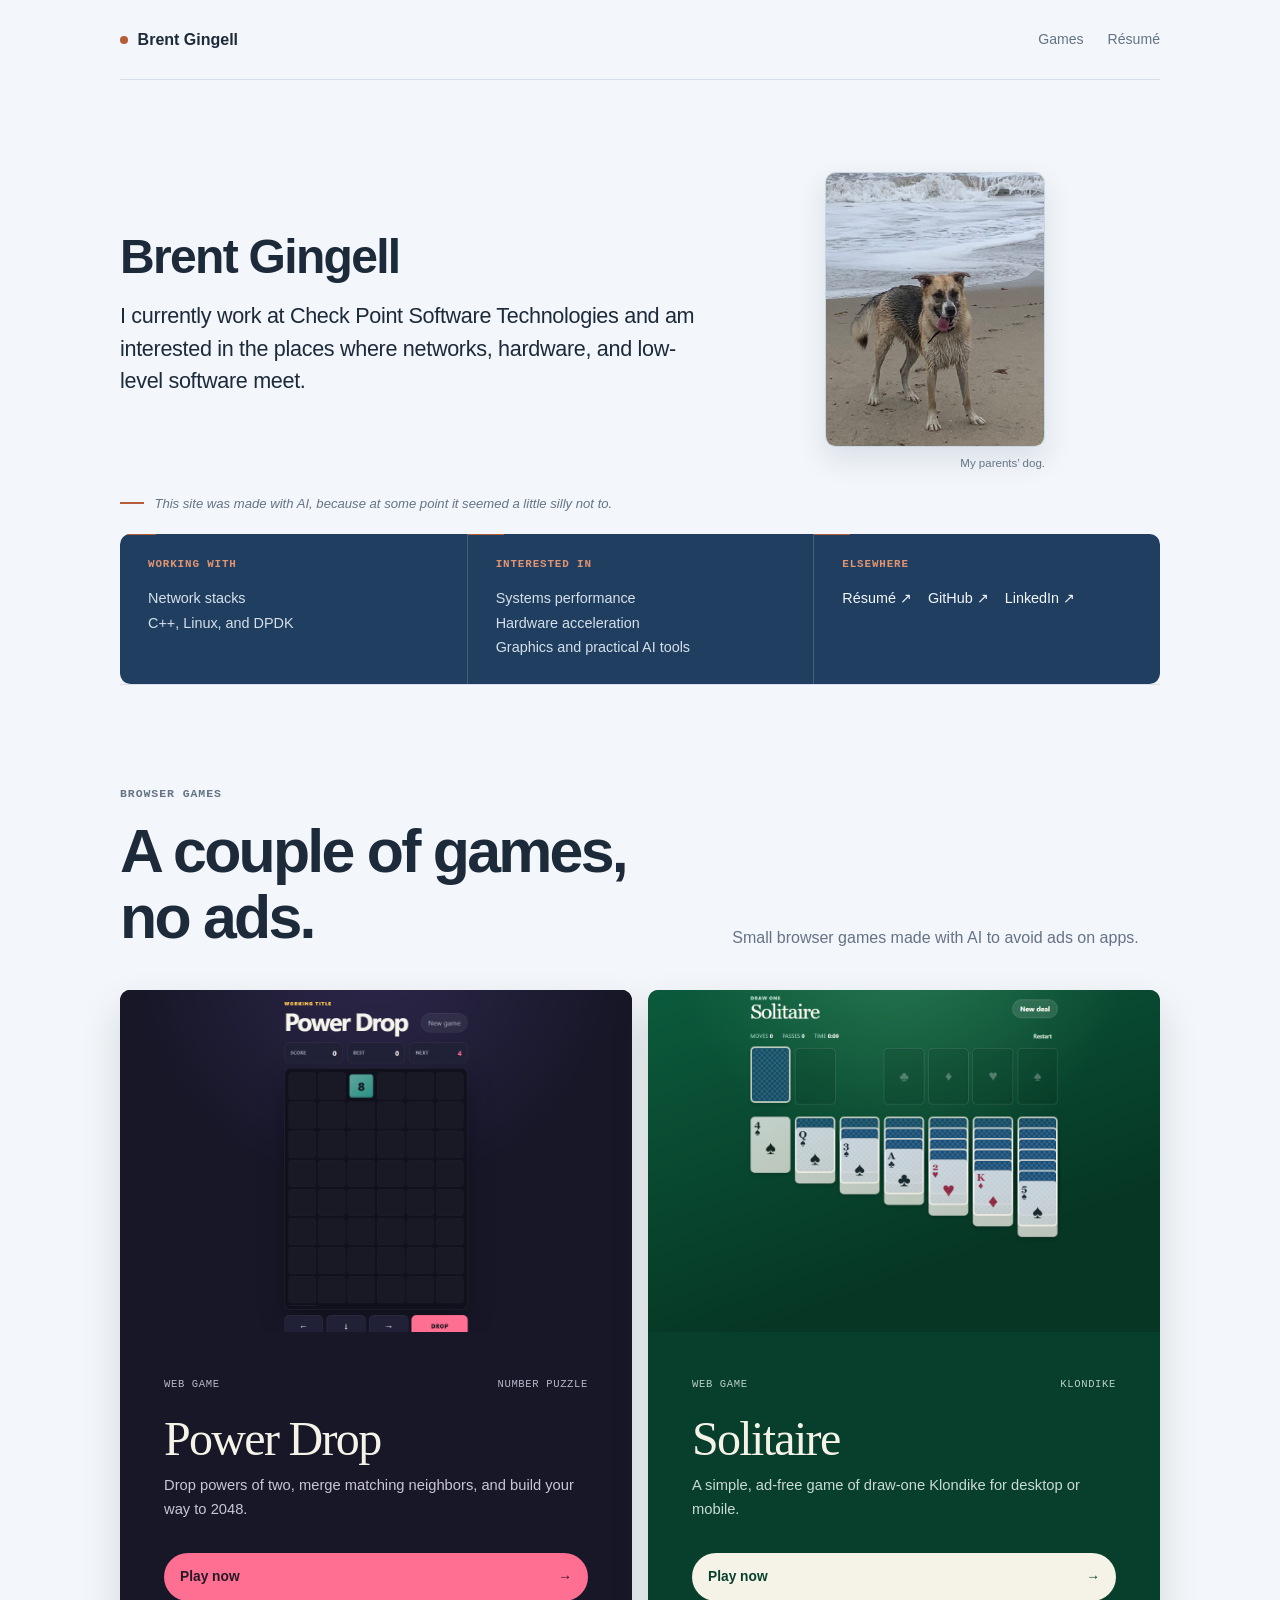
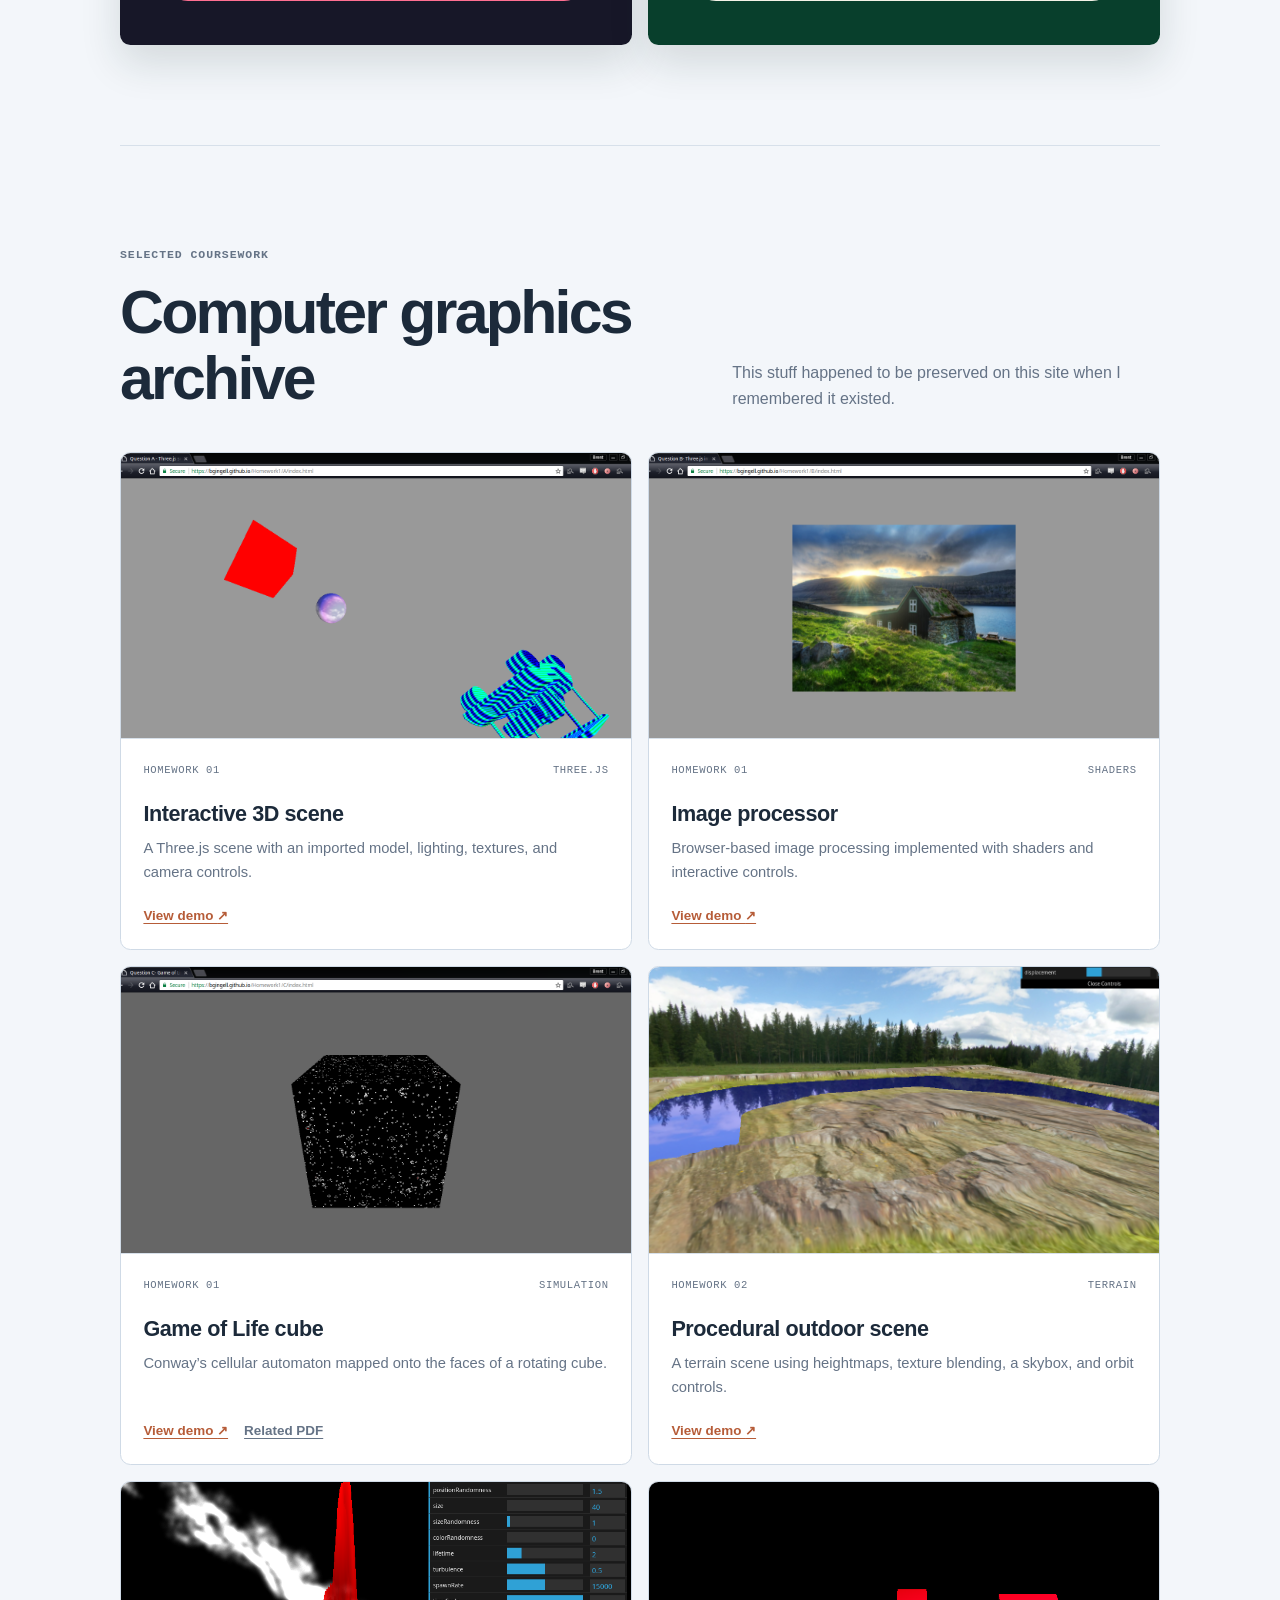
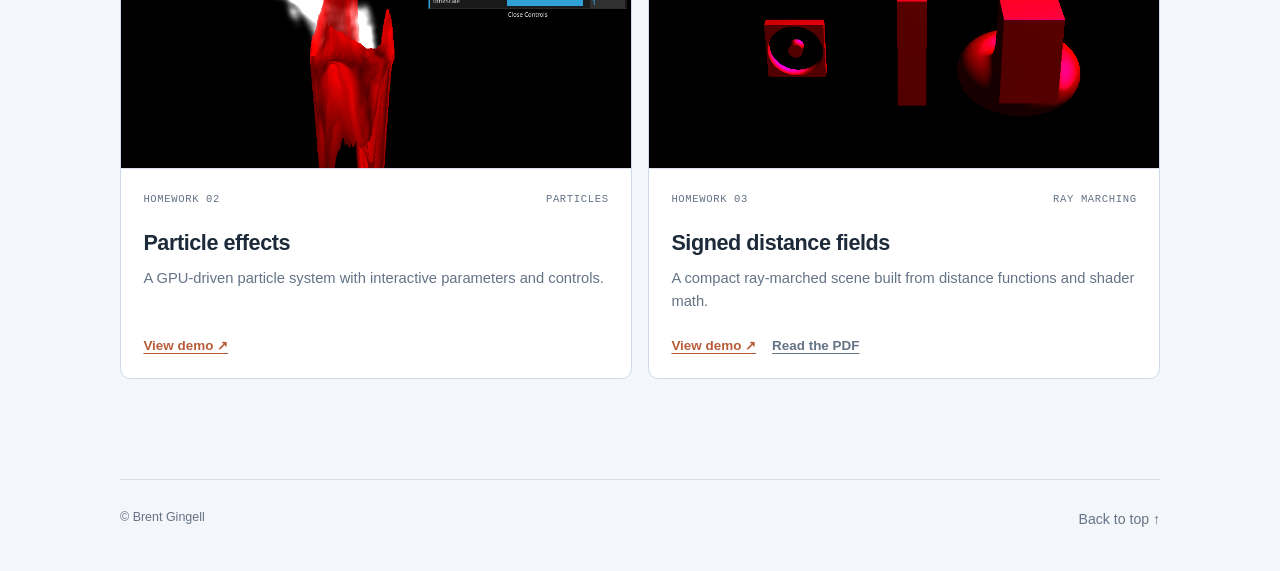
<file: index.html>
<!doctype html>
<html lang="en">
  <head>
    <meta charset="utf-8" />
    <meta name="viewport" content="width=device-width, initial-scale=1" />
    <meta name="description" content="Brent Gingell's corner of the internet: systems, networking, graphics, and assorted experiments." />
    <meta name="theme-color" content="#f4efe5" />
    <title>Brent Gingell</title>
    <link rel="stylesheet" href="styles.css" />
  </head>
  <body>
    <a class="skip-link" href="#main">Skip to content</a>

    <header class="site-header">
      <a class="wordmark" href="#top" aria-label="Brent Gingell, home"><span class="status-dot" aria-hidden="true"></span>Brent Gingell</a>
      <nav aria-label="Main navigation">
        <a href="#games">Games</a>
        <a href="assets/brent-gingell-resume.pdf" target="_blank" rel="noopener">Résumé</a>
      </nav>
    </header>

    <main id="main">
      <section class="hero" id="top">
        <div class="hero-intro">
          <div class="hero-copy">
            <h1>Brent Gingell</h1>
            <p class="intro">I currently work at Check Point Software Technologies and am interested in the places where networks, hardware, and low-level software meet.</p>
          </div>

          <figure class="hero-photo">
            <img src="assets/family-dog.jpg" alt="My parents’ dog" />
            <figcaption>My parents’ dog.</figcaption>
          </figure>
        </div>

        <p class="ai-note">This site was made with AI, because at some point it seemed a little silly not to.</p>

        <div class="intro-details">
          <div class="detail-column">
            <p class="detail-label">Working with</p>
            <p>Network stacks<br />C++, Linux, and DPDK</p>
          </div>
          <div class="detail-column">
            <p class="detail-label">Interested in</p>
            <p>Systems performance<br />Hardware acceleration<br />Graphics and practical AI tools</p>
          </div>
          <div class="detail-column">
            <p class="detail-label">Elsewhere</p>
            <p class="detail-links">
              <a href="assets/brent-gingell-resume.pdf" target="_blank" rel="noopener">Résumé ↗</a>
              <a href="https://github.com/bgingell">GitHub ↗</a>
              <a href="https://www.linkedin.com/in/brent-gingell">LinkedIn ↗</a>
            </p>
          </div>
        </div>
      </section>

      <section class="games section" id="games">
        <div class="section-heading games-heading">
          <div>
            <p class="eyebrow">Browser games</p>
            <h2>A couple of games, no ads.</h2>
          </div>
          <p>Small browser games made with AI to avoid ads on apps.</p>
        </div>

        <div class="game-grid">
          <article class="game-card power-drop-game">
            <a class="game-preview" href="power-drop/" aria-label="Play Power Drop">
              <img src="assets/power-drop-preview.png" alt="Power Drop, a falling-number game with a six-column grid" loading="lazy" />
            </a>
            <div class="game-copy">
              <div>
                <p class="project-meta"><span>Web game</span><span>Number puzzle</span></p>
                <h3>Power Drop</h3>
                <p>Drop powers of two, merge matching neighbors, and build your way to 2048.</p>
              </div>
              <a class="game-button" href="power-drop/">Play now <span aria-hidden="true">→</span></a>
            </div>
          </article>

          <article class="game-card solitaire-game">
            <a class="game-preview" href="solitaire/" aria-label="Play Solitaire">
              <img src="assets/solitaire-preview.png" alt="A game of Klondike Solitaire on a green card table" loading="lazy" />
            </a>
            <div class="game-copy">
              <div>
                <p class="project-meta"><span>Web game</span><span>Klondike</span></p>
                <h3>Solitaire</h3>
                <p>A simple, ad-free game of draw-one Klondike for desktop or mobile.</p>
              </div>
              <a class="game-button" href="solitaire/">Play now <span aria-hidden="true">→</span></a>
            </div>
          </article>
        </div>
      </section>

      <section class="archive section" id="archive">
        <div class="archive-intro">
          <div class="section-heading"><p class="eyebrow">Selected coursework</p><h2>Computer graphics archive</h2></div>
          <p>This stuff happened to be preserved on this site when I remembered it existed.</p>
        </div>

        <div class="project-grid">
          <article class="project-card project-wide">
            <a class="project-image" href="Homework1/A/index.html" aria-label="Open the Three.js golf cart scene"><img src="Homework1/A.png" alt="A low-poly golf cart floating in a cloudy sky" loading="lazy" /></a>
            <div class="project-copy">
              <div class="project-meta"><span>Homework 01</span><span>Three.js</span></div>
              <h3>Interactive 3D scene</h3>
              <p>A Three.js scene with an imported model, lighting, textures, and camera controls.</p>
              <a class="text-link" href="Homework1/A/index.html">View demo <span>↗</span></a>
            </div>
          </article>

          <article class="project-card">
            <a class="project-image" href="Homework1/B/index.html" aria-label="Open the Three.js image processor"><img src="Homework1/B.png" alt="A colorful image-processing effect applied to a photograph" loading="lazy" /></a>
            <div class="project-copy">
              <div class="project-meta"><span>Homework 01</span><span>Shaders</span></div>
              <h3>Image processor</h3>
              <p>Browser-based image processing implemented with shaders and interactive controls.</p>
              <a class="text-link" href="Homework1/B/index.html">View demo <span>↗</span></a>
            </div>
          </article>

          <article class="project-card">
            <a class="project-image" href="Homework1/C/index.html" aria-label="Open Game of Life on a spinning cube"><img src="Homework1/C.png" alt="Conway's Game of Life mapped onto a rotating cube" loading="lazy" /></a>
            <div class="project-copy">
              <div class="project-meta"><span>Homework 01</span><span>Simulation</span></div>
              <h3>Game of Life cube</h3>
              <p>Conway’s cellular automaton mapped onto the faces of a rotating cube.</p>
              <div class="project-links"><a class="text-link" href="Homework1/C/index.html">View demo <span>↗</span></a><a class="text-link quiet" href="Homework1/Homework1D.pdf">Related PDF</a></div>
            </div>
          </article>

          <article class="project-card">
            <a class="project-image" href="Homework2/A/index.html" aria-label="Open the procedural outdoor scene"><img src="Homework2/partA.png" alt="A textured procedural outdoor landscape" loading="lazy" /></a>
            <div class="project-copy">
              <div class="project-meta"><span>Homework 02</span><span>Terrain</span></div>
              <h3>Procedural outdoor scene</h3>
              <p>A terrain scene using heightmaps, texture blending, a skybox, and orbit controls.</p>
              <a class="text-link" href="Homework2/A/index.html">View demo <span>↗</span></a>
            </div>
          </article>

          <article class="project-card">
            <a class="project-image" href="Homework2/B/index.html" aria-label="Open the GPU particle effects demo"><img src="Homework2/partB.png" alt="A colorful GPU particle system" loading="lazy" /></a>
            <div class="project-copy">
              <div class="project-meta"><span>Homework 02</span><span>Particles</span></div>
              <h3>Particle effects</h3>
              <p>A GPU-driven particle system with interactive parameters and controls.</p>
              <a class="text-link" href="Homework2/B/index.html">View demo <span>↗</span></a>
            </div>
          </article>

          <article class="project-card project-wide project-dark">
            <a class="project-image" href="Homework3/B/index.html" aria-label="Open the signed distance field scene"><img src="Homework3/ptB.png" alt="A ray-marched signed distance field scene" loading="lazy" /></a>
            <div class="project-copy">
              <div class="project-meta"><span>Homework 03</span><span>Ray marching</span></div>
              <h3>Signed distance fields</h3>
              <p>A compact ray-marched scene built from distance functions and shader math.</p>
              <div class="project-links"><a class="text-link" href="Homework3/B/index.html">View demo <span>↗</span></a><a class="text-link quiet" href="Homework3/part3.pdf">Read the PDF</a></div>
            </div>
          </article>
        </div>
      </section>

    </main>

    <footer><p>© Brent Gingell</p><a href="#top">Back to top ↑</a></footer>
  </body>
</html>
</file>
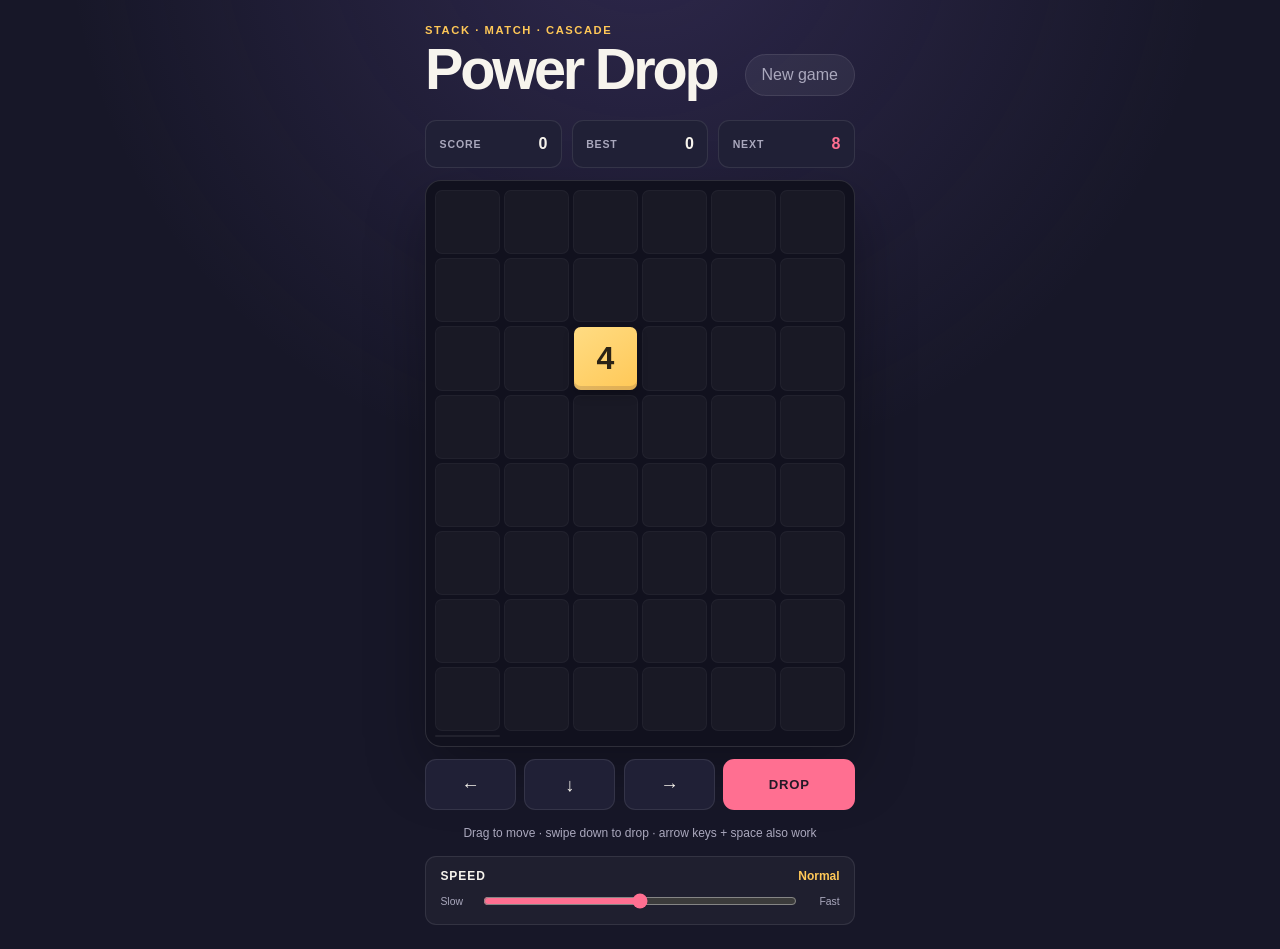
<file: power-drop/index.html>
<!doctype html>
<html lang="en">
  <head>
    <meta charset="UTF-8" />
    <meta name="viewport" content="width=device-width, initial-scale=1.0, viewport-fit=cover" />
    <meta name="theme-color" content="#171728" />
    <meta name="description" content="A falling-number puzzle game with cascading merges." />
    <meta name="apple-mobile-web-app-capable" content="yes" />
    <meta name="apple-mobile-web-app-status-bar-style" content="black-translucent" />
    <meta name="apple-mobile-web-app-title" content="Power Drop" />
    <link rel="icon" href="/power-drop/favicon.ico" sizes="48x48" />
    <link rel="icon" href="/power-drop/icon.svg" type="image/svg+xml" />
    <link rel="apple-touch-icon" href="/power-drop/apple-touch-icon-180x180.png" />
    <title>Power Drop</title>
    <script type="module" crossorigin src="/power-drop/assets/index-BVVhPke5.js"></script>
    <link rel="stylesheet" crossorigin href="/power-drop/assets/index-CLL1RerO.css">
  <link rel="manifest" href="/power-drop/manifest.webmanifest"></head>
  <body>
    <div id="root"></div>
  </body>
</html>
</file>
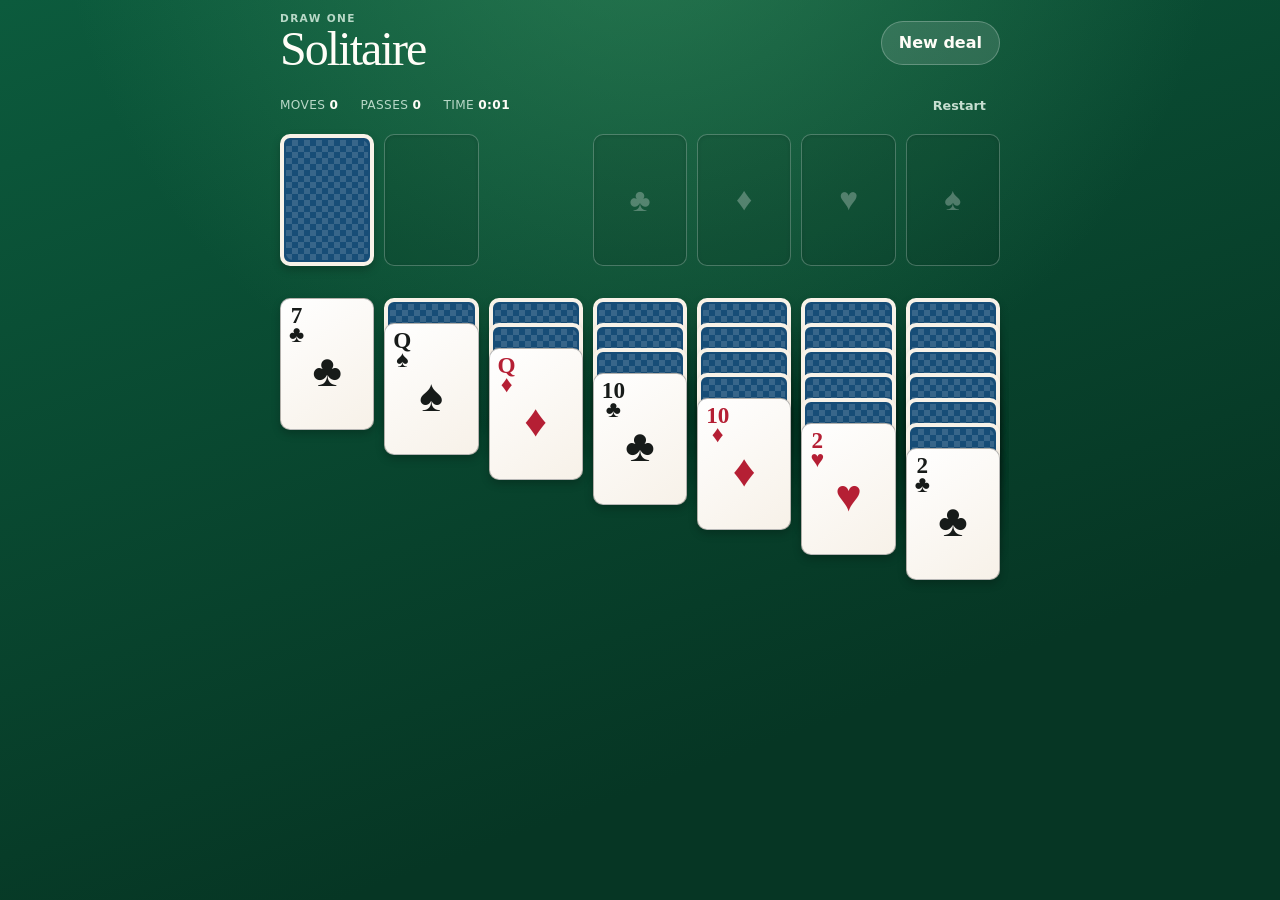
<file: solitaire/index.html>
<!doctype html>
<html lang="en">
  <head>
    <meta charset="UTF-8" />
    <meta name="viewport" content="width=device-width, initial-scale=1.0, viewport-fit=cover" />
    <meta name="theme-color" content="#073f2b" />
    <meta name="apple-mobile-web-app-capable" content="yes" />
    <meta name="apple-mobile-web-app-status-bar-style" content="black-translucent" />
    <meta name="apple-mobile-web-app-title" content="Solitaire" />
    <link rel="icon" href="/solitaire/favicon.ico" sizes="48x48" />
    <link rel="icon" href="/solitaire/icon.svg" type="image/svg+xml" />
    <link rel="apple-touch-icon" href="/solitaire/apple-touch-icon-180x180.png" />
    <title>Solitaire</title>
    <script type="module" crossorigin src="/solitaire/assets/index-sp3PjhGM.js"></script>
    <link rel="stylesheet" crossorigin href="/solitaire/assets/index-Cj5gx_Po.css">
  <link rel="manifest" href="/solitaire/manifest.webmanifest"></head>
  <body>
    <div id="root"></div>
  </body>
</html>
</file>
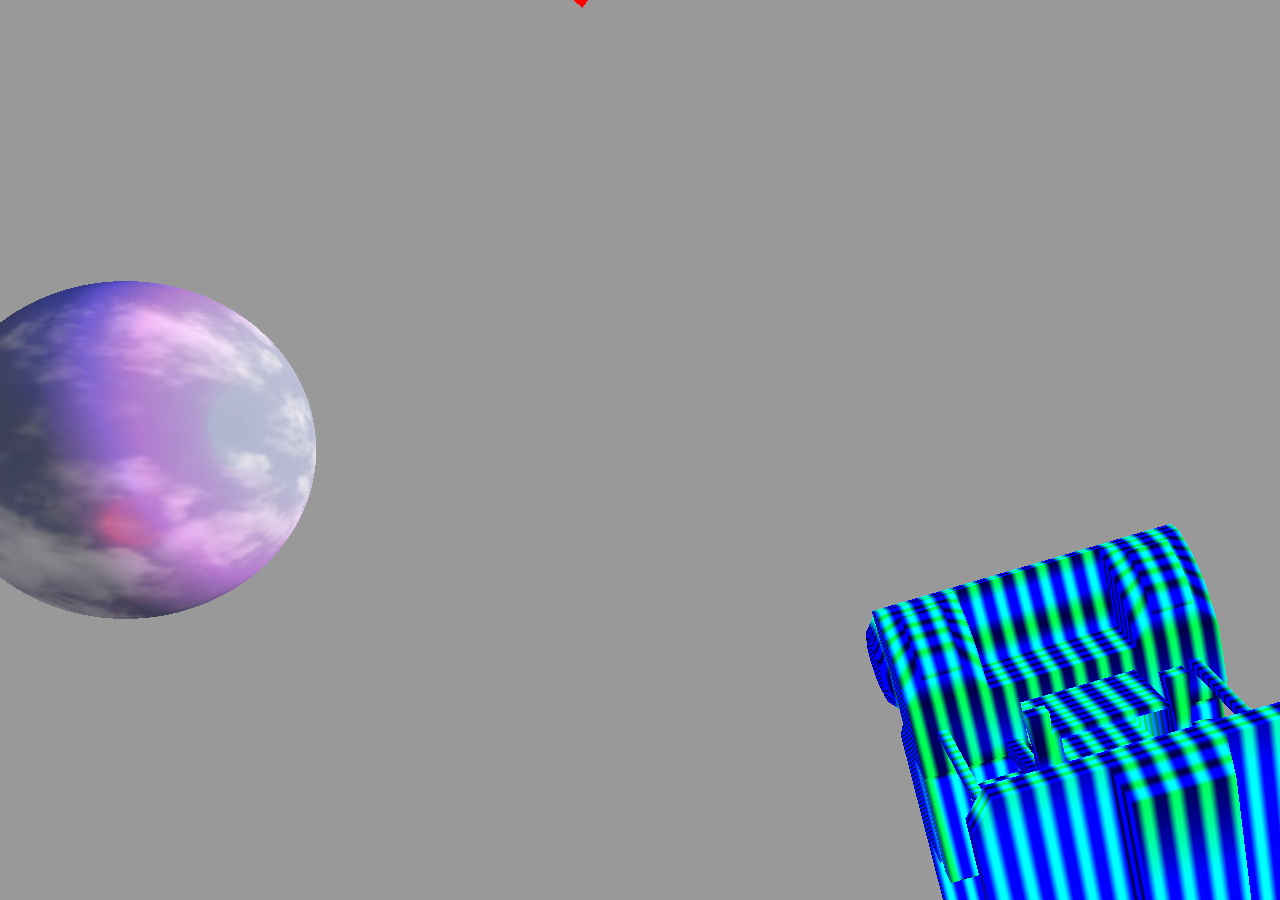
<file: Homework1/A/index.html>
<DOCTYPE html>
<html lang="en">
    <head>
        <title> Question A - Three.js scene</title>
        <meta charset="utf-8">
        <style>
            body {margin:0;}
        </style>
        <script id="phong-vs" type="x-shader/x-vertex">

        uniform mat4 modelMatrix;
        uniform mat4 viewMatrix;
        uniform mat4 projectionMatrix;

        attribute vec3 position;
        attribute vec3 normal;
        attribute vec2 uv;

        uniform vec3 light1_pos;
        uniform vec3 light2_pos;
        uniform vec3 light3_pos;

        varying vec3 N, L1, L2, L3, V;
        varying vec2 vUV;

        void main() {
            vUV = uv;
            vec4 position = viewMatrix * modelMatrix * vec4(position, 1.0);
            vec3 P = position.xyz;
            N = vec3(normalize(viewMatrix * modelMatrix * vec4(normal.xyz, 0.0)  ).xyz) ;
            vec4 L1_cam = viewMatrix * vec4(light1_pos, 1.0);
            vec4 L2_cam = viewMatrix * vec4(light2_pos, 1.0);
            vec4 L3_cam = viewMatrix * vec4(light3_pos, 1.0);
            L1 = vec3(normalize(L1_cam - position).xyz);
            L2 = vec3(normalize(L2_cam - position).xyz);
            L3 = vec3(normalize(L3_cam - position).xyz);
            V = normalize(-P);
            gl_Position = projectionMatrix * position;
        }

        </script>

        <script id="phong-fs" type="x-shader/x-fragment">
        precision mediump float;

        varying vec3 V, N, L1, L2, L3;        //specular highlights depend upon the position/orientation of the camera and the direction of the light reflecting off of this geometry

        float spec_intensity = 32.0; //higher value indicates more rapid falloff

        uniform vec3 ambient; //general ambient light in the scene applied to all objects

        uniform vec3 light1_diffuse;
        uniform vec3 light2_diffuse;
        uniform vec3 light3_diffuse;

        uniform vec3 light1_specular;
        uniform vec3 light2_specular;
        uniform vec3 light3_specular;

        uniform sampler2D tex;
        varying vec2 vUV;


        void main() {

            vec4 outColor1 = vec4(0.0);
            vec4 outColor2 = vec4(0.0);
            vec4 outColor3 = vec4(0.0);

            //diffuse light depends on the angle between the light and the vertex normal
            float diff1 = max(0.0, dot(N, L1)); //just to make sure not negative
            vec3 color1 = diff1 * light1_diffuse;

            vec3 R1 = normalize(reflect(-L1,N)); //get light vector reflected across the plane defined by the normal of this geometry
            float spec1 = pow( max(dot(R1, V), 0.0), spec_intensity); //raising the value to a particular intensity value shrinks the size of the specular highlight so that only a reflection vector (R1) that is very close to the view vector (V) will be applied to this fragment.

            color1 += spec1 * light1_specular;
            if (spec1 > 1.0) {
                outColor1 = vec4(light1_specular,1.0);
            } else {
                outColor1 = clamp(vec4(color1,1.0), 0.0,1.0);
            }

            //diffuse
            float diff2 = max(0.0, dot(N, L2));
            vec3 color2 = diff2 * light2_diffuse;

            //specular
            vec3 R2 = normalize(reflect(-L2,N));
            float spec2 = pow( max(dot(R2, V), 0.0), spec_intensity);
            color2 += spec2 * light2_specular;
            if (spec2 > 1.0) {
                outColor2 = vec4(light2_specular,1.0);
            } else {
                outColor2 = clamp(vec4(color2,1.0), 0.0,1.0);
            }
            //diffuse
            float diff3 = max(0.0, dot(N, L2));
            vec3 color3= diff3 * light3_diffuse;

            //specular
            vec3 R3 = normalize(reflect(-L3,N));
            float spec3 = pow( max(dot(R3, V), 0.0), spec_intensity);
            color3 += spec3 * light3_specular;
            if (spec3 > 1.0) {
                outColor3 = vec4(light3_specular,1.0);
            } else {
                outColor3 = clamp(vec4(color3,1.0), 0.0,1.0);
            }
            vec4 phong = clamp(vec4(ambient, 1.0) + outColor1 + outColor2 + outColor3, 0.0, 1.0);
            vec4 tex_color = texture2D(tex, vUV);
            gl_FragColor = mix(phong, tex_color, 0.5);
        }
        </script>
        <script id="two-vs" type="x-shader/x-vertex">
            uniform mat4 modelMatrix;
            uniform mat4 viewMatrix;
            uniform mat4 projectionMatrix;
            uniform float size_changer;

            attribute vec3 position;

            void main(){
                vec3 pos = position;
                // vert displacement
                pos.x += sin(pos.x * 20.0 * size_changer);
                pos.y += cos(pos.y * 10.0 * size_changer) * 3.2;
                pos.z += sin(pos.z * 30.0 * size_changer) * 16.0;
                gl_Position = projectionMatrix * viewMatrix * modelMatrix * vec4(pos, 1.0);
            }
        </script>
        <script id="two-fs" type="x-shader/x-fragment">
            void main(){
                gl_FragColor = vec4(1.0, 0.0, 0.0, 1.0);
            }
        </script>

        <script id="three-vs" type="x-shader/x-vertex">
            uniform mat4 modelMatrix;
            uniform mat4 viewMatrix;
            uniform mat4 projectionMatrix;

            attribute vec3 position;

            varying vec3 vPosition;
            varying vec4 vColor;
            void main(){
                vPosition = position;
                vColor = vec4(0.0, 0.4, 0.8, 1.0);
                gl_Position =projectionMatrix * viewMatrix * modelMatrix * vec4(position, 1.0);
            }
        </script>

        <script id="three-fs" type="x-shader/x-fragment">
            precision mediump float;

            uniform float size_changer;
            varying vec3 vPosition;
            varying vec4 vColor;
            void main(){
                vec4 color= vec4(vColor);
                color.b += cos(size_changer + 12.25 * vPosition.z) * 0.5;
                color.g += sin(size_changer + 4.23 * vPosition.x) * 0.7;
                gl_FragColor = color;
            }
        </script>
        <script src="three.js"></script>
        <script src="OBJLoader.js"></script>
        <script src="Driver.js"></script>
    <head>
    <body onload="main()">
        <div id="container"></div>
    </body>
</html>
</file>
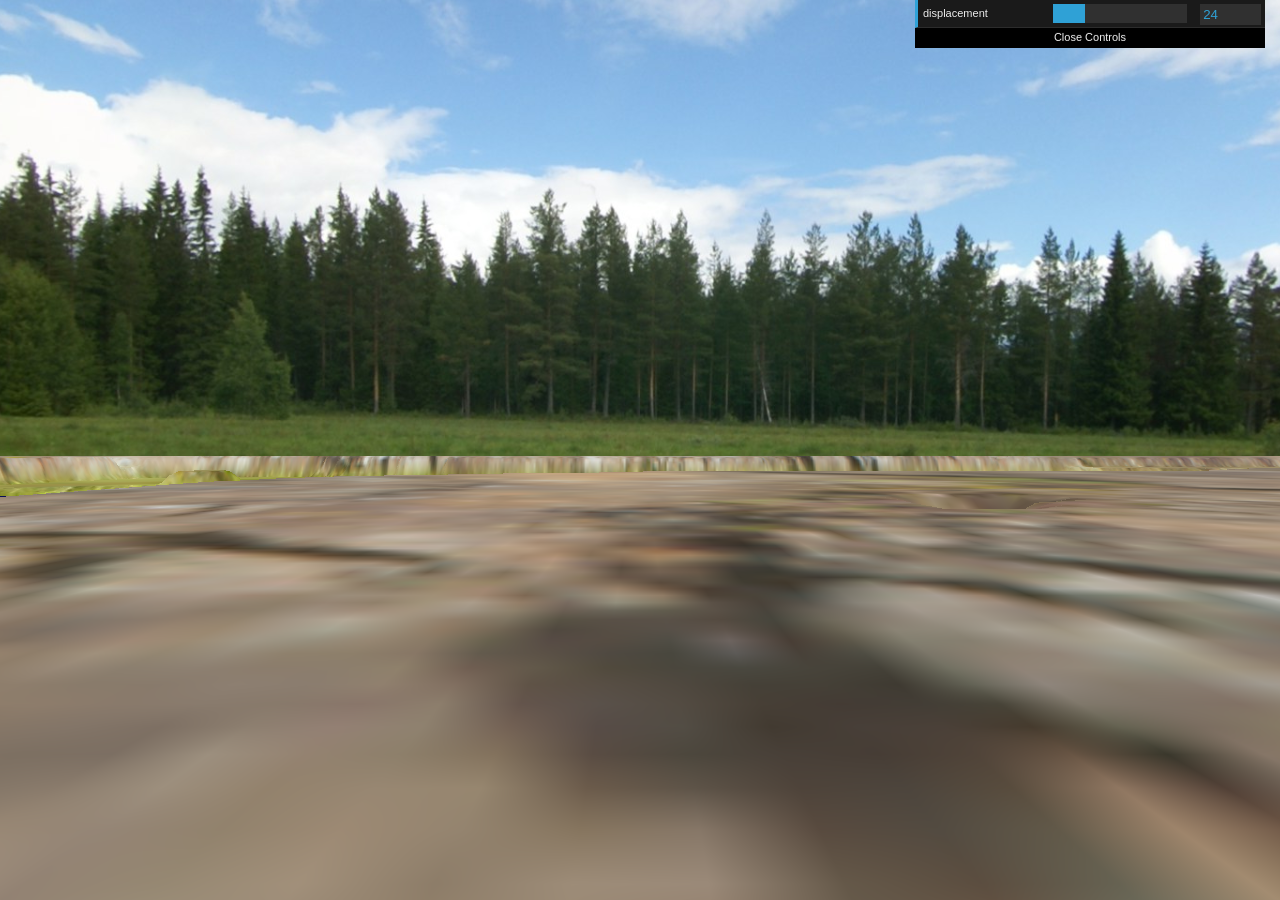
<file: Homework2/A/index.html>
<DOCTYPE html>
<html lang="en">
    <head>
        <title>Part A - Outdoor Scene</title>
        <meta charset="utf-8">
        <meta name="viewport" content="width=device-width, user-scalable=no, minimum-scale=1.0, maximum-scale=1.0">
		<style>
			body {
				background:#777;
				padding:0;
				margin:0;
				overflow:hidden;
			}
			#info {
				position: absolute;
				top: 0px;
				width: 100%;
				color: #ffffff;
			}
		</style>
        <script id="skybox-vs" type="x-shader/x-vertex">
        uniform mat4 modelMatrix;
        uniform mat4 viewMatrix;
        uniform mat4 projectionMatrix;

        attribute vec3 position;

        varying vec3 vWorldPosition;

        void main() {
            vec4 worldPosition = modelMatrix * vec4( position, 1.0 );
            vWorldPosition = worldPosition.xyz;
            vec4 p = viewMatrix * modelMatrix * vec4(position, 1.0);
            gl_Position = projectionMatrix * p;
        }
        </script>
        <script id="skybox-fs" type="x-shader/x-fragment">
        precision mediump float;

        uniform samplerCube tCube;
        varying vec3 vWorldPosition;

        void main() {
            gl_FragColor = textureCube( tCube, vec3(  vWorldPosition ) );
        }
        </script>

        <script id="terr-vs" type="x-shader/x-vertex">
        uniform mat4 modelMatrix;
        uniform mat4 viewMatrix;
        uniform mat4 projectionMatrix;
        uniform sampler2D tPic;

        attribute vec3 position;
        attribute vec2 uv;
        attribute vec3 normal;

        uniform float displaceAmt; //controls the amount of vertex displacement...

        varying float vDisplace;
        varying vec2 vUV;

        void main(){
            vUV = uv;
            vec4 color = texture2D(tPic, uv);
            if(color.r > 0.0){
                vDisplace = color.r * displaceAmt;
            } else {
                vDisplace = color.b * -displaceAmt;
            }

            vec3 p = (position.xyz + normal.xyz * vDisplace).xyz;

            gl_Position = projectionMatrix * viewMatrix * modelMatrix * vec4(p, 1.0);
        }
        </script>

        <script id="terr-fs" type="x-shader/x-fragment">
        precision mediump float;

        uniform sampler2D tGrass, tDirt, tRock;

        varying vec2 vUV;
        varying float vDisplace;

        void main(){
            vec4 grass = texture2D(tGrass, vUV);
            vec4 dirt = texture2D(tDirt, vUV);
            vec4 rock = texture2D(tRock, vUV);

            float zOffset = vDisplace;

            vec4 mix1 = mix(grass, rock, min(1.0, zOffset/20.0));
            vec4 mix2 = mix(rock, dirt, zOffset/50.0);
            vec4 mix3 = mix(mix1, mix2, zOffset/50.0);

            gl_FragColor = vec4(mix3.rgb, 1.0);
        }
        </script>
        <script id="water-vs" type="x-shader/x-vertex">
        uniform mat4 modelMatrix;
        uniform mat4 viewMatrix;
        uniform mat4 projectionMatrix;

        uniform vec3 cameraPosition;

        attribute vec3 position;
        attribute vec3 normal;

        varying vec3 vI;
        varying vec3 vWorldNormal;

        void main() {
            vec4 mvPosition = viewMatrix * modelMatrix * vec4( position, 1.0 );
            vec4 worldPosition = modelMatrix * vec4( position, 1.0 );
            vWorldNormal = normalize( mat3( modelMatrix[0].xyz, modelMatrix[1].xyz, modelMatrix[2].xyz ) * normal );
            vI = worldPosition.xyz - cameraPosition;
            gl_Position = projectionMatrix * mvPosition;
        }
        </script>
        <script id="water-fs" type="x-shader/x-fragment">
        precision mediump float;

		uniform samplerCube envMap;
        uniform sampler2D tex;

		varying vec3 vI, vWorldNormal;

		void main() {
            vec4 c = vec4(0.0, 0.0, 0.9, 1.0);
  			vec3 reflection = reflect( vI, vWorldNormal );
  			vec4 envColor = textureCube( envMap, vec3( -reflection.x, reflection.yz ) );
  			gl_FragColor = mix(vec4(envColor), c, 0.32);
		}
        </script>
        <script src="../js/three.js"></script>
        <script src="../js/OrbitControls.js"></script>
        <script src="../js/dat.gui.min.js"></script>
        <script src="Driver.js"></script>
    <head>
    <body>
        <div id="container"></div>
        <script>main()</script>
    </body>
</html>
</file>
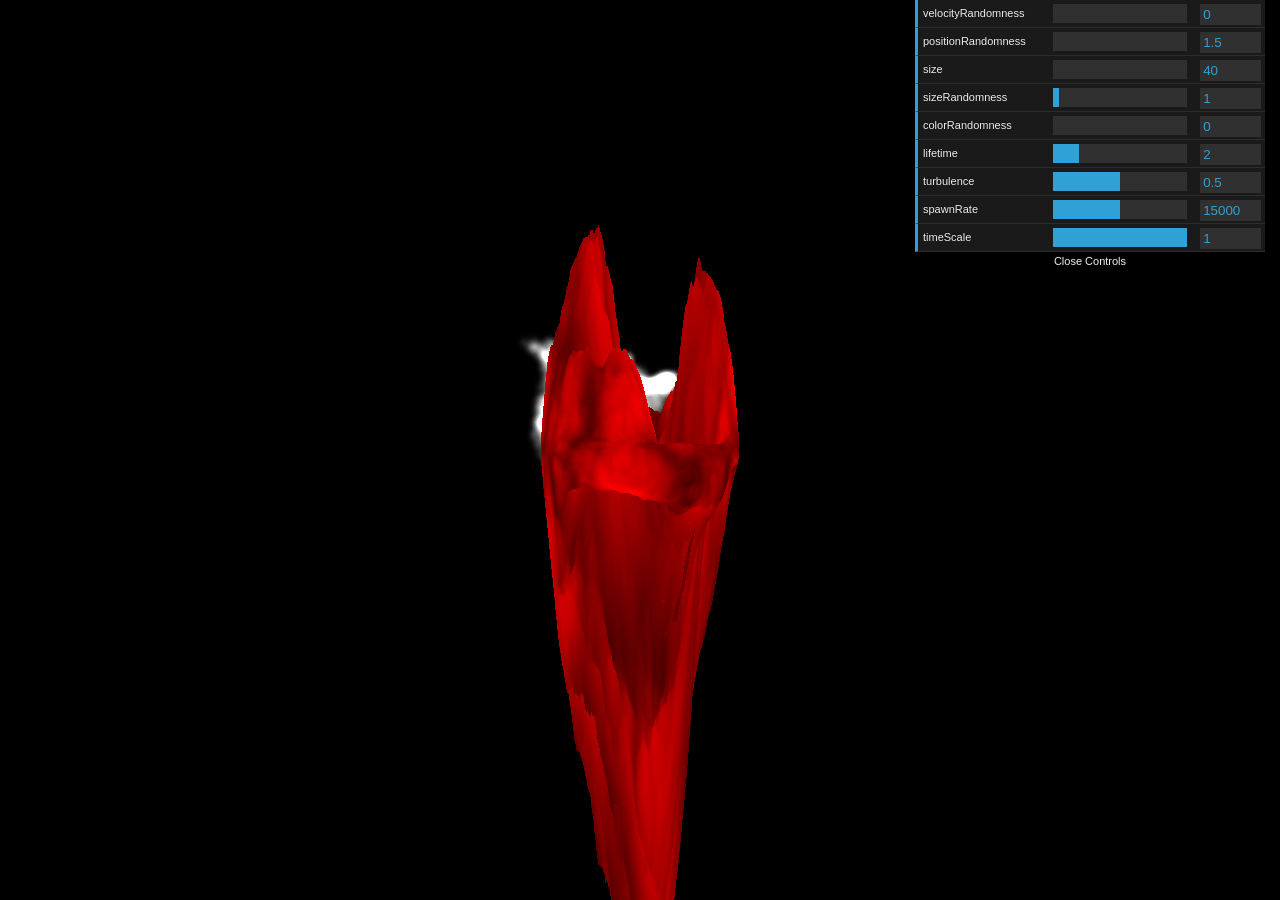
<file: Homework2/B/index.html>
<DOCTYPE html>
<html lang="en">
    <head>
        <title>Part B - Particle Effects</title>
        <meta charset="utf-8">
        <meta name="viewport" content="width=device-width, user-scalable=no, minimum-scale=1.0, maximum-scale=1.0">
		<style>
			body {
				background:#777;
				padding:0;
				margin:0;
				overflow:hidden;
			}
			#info {
				position: absolute;
				top: 0px;
				width: 100%;
				color: #ffffff;
			}
		</style>
        <script id="vertexShader" type="x-shader/x-vertex">

    	uniform mat4 modelMatrix;
    	uniform mat4 viewMatrix;
          	uniform mat4 projectionMatrix;

         	attribute vec3 position;
    	attribute vec3 normal;

          	uniform float in_val; //a value that changes slowly over time...
    	uniform float displaceAmt; //controls the amount of vertex displacement...

          	varying float noiseVal, noiseVal2;


    vec3 mod289(vec3 x)
    {
      return x - floor(x * (1.0 / 289.0)) * 289.0;
    }

    vec4 mod289(vec4 x)
    {
      return x - floor(x * (1.0 / 289.0)) * 289.0;
    }

    vec4 permute(vec4 x)
    {
      return mod289(((x*34.0)+1.0)*x);
    }

    vec4 taylorInvSqrt(vec4 r)
    {
      return 1.79284291400159 - 0.85373472095314 * r;
    }

    vec3 fade(vec3 t) {
      return t*t*t*(t*(t*6.0-15.0)+10.0);
    }

    // Classic Perlin noise, periodic variant
    float pnoise(vec3 P, vec3 rep)
    {
      vec3 Pi0 = mod(floor(P), rep); // Integer part, modulo period
      vec3 Pi1 = mod(Pi0 + vec3(1.0), rep); // Integer part + 1, mod period
      Pi0 = mod289(Pi0);
      Pi1 = mod289(Pi1);
      vec3 Pf0 = fract(P); // Fractional part for interpolation
      vec3 Pf1 = Pf0 - vec3(1.0); // Fractional part - 1.0
      vec4 ix = vec4(Pi0.x, Pi1.x, Pi0.x, Pi1.x);
      vec4 iy = vec4(Pi0.yy, Pi1.yy);
      vec4 iz0 = Pi0.zzzz;
      vec4 iz1 = Pi1.zzzz;

      vec4 ixy = permute(permute(ix) + iy);
      vec4 ixy0 = permute(ixy + iz0);
      vec4 ixy1 = permute(ixy + iz1);

      vec4 gx0 = ixy0 * (1.0 / 7.0);
      vec4 gy0 = fract(floor(gx0) * (1.0 / 7.0)) - 0.5;
      gx0 = fract(gx0);
      vec4 gz0 = vec4(0.5) - abs(gx0) - abs(gy0);
      vec4 sz0 = step(gz0, vec4(0.0));
      gx0 -= sz0 * (step(0.0, gx0) - 0.5);
      gy0 -= sz0 * (step(0.0, gy0) - 0.5);

      vec4 gx1 = ixy1 * (1.0 / 7.0);
      vec4 gy1 = fract(floor(gx1) * (1.0 / 7.0)) - 0.5;
      gx1 = fract(gx1);
      vec4 gz1 = vec4(0.5) - abs(gx1) - abs(gy1);
      vec4 sz1 = step(gz1, vec4(0.0));
      gx1 -= sz1 * (step(0.0, gx1) - 0.5);
      gy1 -= sz1 * (step(0.0, gy1) - 0.5);

      vec3 g000 = vec3(gx0.x,gy0.x,gz0.x);
      vec3 g100 = vec3(gx0.y,gy0.y,gz0.y);
      vec3 g010 = vec3(gx0.z,gy0.z,gz0.z);
      vec3 g110 = vec3(gx0.w,gy0.w,gz0.w);
      vec3 g001 = vec3(gx1.x,gy1.x,gz1.x);
      vec3 g101 = vec3(gx1.y,gy1.y,gz1.y);
      vec3 g011 = vec3(gx1.z,gy1.z,gz1.z);
      vec3 g111 = vec3(gx1.w,gy1.w,gz1.w);

      vec4 norm0 = taylorInvSqrt(vec4(dot(g000, g000), dot(g010, g010), dot(g100, g100), dot(g110, g110)));
      g000 *= norm0.x;
      g010 *= norm0.y;
      g100 *= norm0.z;
      g110 *= norm0.w;
      vec4 norm1 = taylorInvSqrt(vec4(dot(g001, g001), dot(g011, g011), dot(g101, g101), dot(g111, g111)));
      g001 *= norm1.x;
      g011 *= norm1.y;
      g101 *= norm1.z;
      g111 *= norm1.w;

      float n000 = dot(g000, Pf0);
      float n100 = dot(g100, vec3(Pf1.x, Pf0.yz));
      float n010 = dot(g010, vec3(Pf0.x, Pf1.y, Pf0.z));
      float n110 = dot(g110, vec3(Pf1.xy, Pf0.z));
      float n001 = dot(g001, vec3(Pf0.xy, Pf1.z));
      float n101 = dot(g101, vec3(Pf1.x, Pf0.y, Pf1.z));
      float n011 = dot(g011, vec3(Pf0.x, Pf1.yz));
      float n111 = dot(g111, Pf1);

      vec3 fade_xyz = fade(Pf0);
      vec4 n_z = mix(vec4(n000, n100, n010, n110), vec4(n001, n101, n011, n111), fade_xyz.z);
      vec2 n_yz = mix(n_z.xy, n_z.zw, fade_xyz.y);
      float n_xyz = mix(n_yz.x, n_yz.y, fade_xyz.x);
      return 2.2 * n_xyz;
    }

    float turbulence( vec3 p ) {
      float w = 100.0;
      float t = -.5;
      for (float f = 1.0 ; f <= 10.0 ; f++ ){
        float power = pow( 2.0, f );
        t += abs( pnoise( vec3( power * p ), vec3( 10.0, 10.0, 10.0 ) ) / power );
      }
      return t;
    }



    	void main()	{


            	// get a 3d noise using the position, low frequency
            	float lowFreq = pnoise( position.xyz + vec3(in_val), vec3(10.0) );


            	// get a turbulent 3d noise using the normal, normal to high freq
            	float highFreq = -.5 * turbulence( 0.7 * (position.xyz + vec3(in_val)) );


            	//add high freq noise + low freq noise together
            	//  float displacement = lowFreq;
            	//  float displacement = highFreq;
            	float displacement = (lowFreq + highFreq) * displaceAmt;


            	noiseVal = highFreq;
            	noiseVal2 = lowFreq;
            	// move the position along the normal and transform it
                float downdis = normal.y * displacement * 5.0;
            	vec3 newPosition = (position.xyz + normal.xyz/10.0).xyz;
                newPosition.y = position.y - normal.y * downdis;

           		gl_Position = projectionMatrix  * viewMatrix * modelMatrix  * vec4( newPosition, 1.0 );

           		// gl_Position = projectionMatrix * viewMatrix * modelMatrix  * vec4( position, 1.0 );

          }

    		</script>

    		<script id="fragmentShader" type="x-shader/x-fragment">

    			precision mediump float;

          varying float noiseVal;
          varying float noiseVal2;


          void main()	{

            vec3 color = vec3( 1.0 * ( 1.0 - (3.0 * noiseVal) ), 0.0, 0.0 );
            vec3 color2 = vec3( 1.0 * ( 1.0 - (3.0 * noiseVal2) ), 0.0, 0.0 );

            gl_FragColor = vec4( color.r, color2.gb, 1.0 );

        }
        </script>
        <script src="../js/three.js"></script>
    	<script src="../js/dat.gui.min.js"></script>
    	<script src="../js/TrackballControls.js"></script>
    	<script src="../js/GPUParticleSystem.js"></script>
    </head>
    <body>
        <div id="container"></div>
        <script src="Driver.js"></script>
    </body>
<html>
</file>
<file: styles.css>
:root {
  --background: #f3f6fa;
  --surface: #ffffff;
  --text: #1c2a3a;
  --muted: #657386;
  --line: #d7e0ea;
  --accent: #285f96;
  --accent-dark: #1e4a77;
  --accent-soft: #e7eff8;
  --orange: #b65c38;
  --radius: 0.65rem;
  --sans: Inter, ui-sans-serif, -apple-system, BlinkMacSystemFont, "Segoe UI", sans-serif;
  --mono: "SFMono-Regular", Consolas, "Liberation Mono", monospace;
}

* { box-sizing: border-box; }
html { scroll-behavior: smooth; }
body {
  margin: 0;
  color: var(--text);
  background: var(--background);
  font-family: var(--sans);
  line-height: 1.6;
  -webkit-font-smoothing: antialiased;
}
a { color: inherit; }
img { display: block; max-width: 100%; }
h1, h2, h3, p { margin-top: 0; }

.skip-link {
  position: fixed;
  top: 0.75rem;
  left: 0.75rem;
  z-index: 100;
  padding: 0.65rem 0.9rem;
  color: white;
  background: var(--text);
  transform: translateY(-150%);
}
.skip-link:focus { transform: translateY(0); }

.site-header, main, footer {
  width: min(1040px, calc(100% - 3rem));
  margin-inline: auto;
}
.site-header {
  display: flex;
  align-items: center;
  justify-content: space-between;
  min-height: 5rem;
  border-bottom: 1px solid var(--line);
}
.wordmark {
  display: inline-flex;
  align-items: center;
  gap: 0.6rem;
  font-weight: 650;
  text-decoration: none;
}
.status-dot {
  width: 0.5rem;
  aspect-ratio: 1;
  border-radius: 50%;
  background: var(--orange);
}
nav { display: flex; gap: 1.5rem; }
nav a, footer a {
  color: var(--muted);
  font-size: 0.88rem;
  text-decoration: none;
}
nav a:hover, nav a:focus-visible, footer a:hover, footer a:focus-visible { color: var(--accent); }

.hero {
  padding: clamp(4rem, 8vw, 5.75rem) 0 0;
}
.hero-intro {
  display: grid;
  grid-template-columns: minmax(0, 590px) 1fr;
  gap: 0;
  align-items: center;
}
.hero-copy { max-width: 590px; }
h1 {
  margin-bottom: 1rem;
  font-size: clamp(2.1rem, 4vw, 3rem);
  line-height: 1.1;
  letter-spacing: -0.035em;
}
.intro {
  max-width: 590px;
  margin-bottom: 1rem;
  font-size: clamp(1.1rem, 2vw, 1.35rem);
  line-height: 1.5;
  letter-spacing: -0.015em;
}
.hero-photo {
  width: 220px;
  margin: 0;
  justify-self: center;
}
.hero-photo img {
  width: 100%;
  aspect-ratio: 4 / 5;
  object-fit: cover;
  border: 1px solid #cbd6e1;
  border-radius: var(--radius);
  box-shadow: 0 12px 30px rgba(32, 63, 96, 0.12);
}
.hero-photo figcaption {
  margin-top: 0.45rem;
  color: var(--muted);
  font-size: 0.72rem;
  text-align: right;
}
.ai-note {
  display: flex;
  align-items: center;
  gap: 0.65rem;
  margin: 1.25rem 0 0;
  color: var(--muted);
  font-size: 0.82rem;
  font-style: italic;
}
.ai-note::before {
  content: "";
  flex: 0 0 auto;
  width: 1.5rem;
  height: 2px;
  background: var(--orange);
}
.intro-details {
  display: grid;
  grid-template-columns: repeat(3, minmax(0, 1fr));
  margin-top: 1.25rem;
  overflow: hidden;
  color: #f3f6fa;
  background: #203f60;
  border-radius: var(--radius);
}
.detail-column {
  position: relative;
  min-height: 145px;
  padding: 1.4rem 1.75rem 1.5rem;
}
.detail-column + .detail-column {
  padding-left: 1.75rem;
  border-left: 1px solid rgba(255, 255, 255, 0.16);
}
.detail-column::before {
  content: "";
  position: absolute;
  top: -2px;
  left: 0;
  width: 2.25rem;
  height: 3px;
  background: var(--orange);
}
.detail-label {
  margin-bottom: 0.8rem;
  color: #e29370;
  font-family: var(--mono);
  font-size: 0.68rem;
  font-weight: 600;
  letter-spacing: 0.08em;
  text-transform: uppercase;
}
.detail-column > p:last-child {
  margin-bottom: 0;
  color: #d5e0ea;
  font-size: 0.9rem;
  line-height: 1.7;
}
.detail-links {
  display: flex;
  flex-wrap: wrap;
  gap: 0.15rem 1rem;
}
.detail-links a {
  color: #f3f6fa;
  text-decoration: none;
}
.detail-links a:hover,
.detail-links a:focus-visible { color: var(--orange); }

.eyebrow {
  margin: 0 0 1rem;
  color: var(--muted);
  font-family: var(--mono);
  font-size: 0.72rem;
  font-weight: 600;
  letter-spacing: 0.08em;
  text-transform: uppercase;
}
.section { padding: clamp(4.5rem, 9vw, 6.25rem) 0; border-top: 1px solid var(--line); }
.section-heading h2 {
  margin-bottom: 0;
  font-size: clamp(2.3rem, 5vw, 3.8rem);
  line-height: 1.08;
  letter-spacing: -0.045em;
}
.games-heading {
  display: grid;
  grid-template-columns: 1.1fr 0.9fr;
  gap: clamp(2.5rem, 7vw, 6rem);
  align-items: end;
  margin-bottom: 2.5rem;
}
.games-heading > p {
  margin-bottom: 0;
  color: var(--muted);
}
.game-grid {
  display: grid;
  grid-template-columns: repeat(2, minmax(0, 1fr));
  gap: 1rem;
}
.game-card {
  overflow: hidden;
  display: grid;
  grid-template-columns: 1fr;
  grid-template-rows: auto 1fr;
  color: #f5f3e8;
  border-radius: var(--radius);
  box-shadow: 0 18px 40px rgba(18, 48, 42, 0.14);
}
.power-drop-game { background: #171728; }
.solitaire-game { background: #083f2c; }
.game-preview {
  overflow: hidden;
  display: block;
  min-height: 0;
  aspect-ratio: 3 / 2;
  background: #171728;
}
.solitaire-game .game-preview { background: #06472f; }
.game-preview img {
  width: 100%;
  height: 100%;
  object-fit: cover;
  object-position: center;
  transition: transform 240ms ease;
}
.power-drop-game .game-preview img { object-position: center top; }
.game-preview:hover img { transform: scale(1.015); }
.game-copy {
  display: flex;
  flex-direction: column;
  justify-content: space-between;
  gap: 2rem;
  padding: clamp(1.75rem, 4vw, 2.75rem);
}
.game-copy .project-meta {
  color: #b9cfc5;
}
.power-drop-game .game-copy .project-meta { color: #b9b6ca; }
.game-copy h3 {
  margin-bottom: 0.7rem;
  font-family: Georgia, "Times New Roman", serif;
  font-size: clamp(2rem, 4vw, 3rem);
  font-weight: 500;
  line-height: 1;
  letter-spacing: -0.035em;
}
.game-copy > div > p:last-child {
  margin-bottom: 0;
  color: #cadbd3;
  font-size: 0.92rem;
}
.power-drop-game .game-copy > div > p:last-child { color: #c9c6d8; }
.game-button {
  display: inline-flex;
  align-items: center;
  justify-content: space-between;
  gap: 1rem;
  width: 100%;
  padding: 0.8rem 1rem;
  color: #083f2c;
  background: #f5f3e8;
  border-radius: 999px;
  font-size: 0.86rem;
  font-weight: 700;
  text-decoration: none;
}
.game-button:hover,
.game-button:focus-visible { background: #e0a486; }
.power-drop-game .game-button { color: #251926; background: #ff6f91; }
.power-drop-game .game-button:hover,
.power-drop-game .game-button:focus-visible { background: #ffc857; }
.archive-intro {
  display: grid;
  grid-template-columns: 1.1fr 0.9fr;
  gap: clamp(2.5rem, 7vw, 6rem);
  align-items: end;
  margin-bottom: 2.5rem;
}
.archive-intro > p { margin-bottom: 0; color: var(--muted); }
.project-grid { display: grid; grid-template-columns: repeat(2, minmax(0, 1fr)); gap: 1rem; }
.project-card, .project-wide {
  overflow: hidden;
  display: grid;
  grid-template-columns: 1fr;
  grid-template-rows: auto 1fr;
  grid-column: auto;
  min-height: 100%;
  color: var(--text);
  background: var(--surface);
  border: 1px solid #cfdae6;
  border-radius: var(--radius);
}
.project-image, .project-wide .project-image {
  overflow: hidden;
  display: block;
  aspect-ratio: 16 / 9;
  background: #eceeeb;
  border-bottom: 1px solid var(--line);
}
.project-image img { width: 100%; height: 100%; object-fit: cover; }
.project-copy { display: flex; flex-direction: column; align-items: flex-start; padding: 1.4rem; }
.project-meta {
  display: flex;
  justify-content: space-between;
  width: 100%;
  margin-bottom: 1.4rem;
  color: var(--muted);
  font-family: var(--mono);
  font-size: 0.66rem;
  letter-spacing: 0.06em;
  text-transform: uppercase;
}
.project-copy h3 {
  margin-bottom: 0.65rem;
  font-size: 1.35rem;
  line-height: 1.2;
  letter-spacing: -0.02em;
}
.project-copy p { margin-bottom: 1.3rem; color: var(--muted); font-size: 0.92rem; }
.project-links { display: flex; flex-wrap: wrap; gap: 1rem; margin-top: auto; }
.text-link {
  margin-top: auto;
  color: var(--orange);
  font-size: 0.84rem;
  font-weight: 600;
  text-underline-offset: 0.25em;
}
.text-link.quiet { color: var(--muted); }
.project-dark, .project-dark .project-copy p, .project-dark .project-meta, .project-dark .text-link.quiet { color: inherit; background: var(--surface); }
.project-dark .project-copy p, .project-dark .project-meta, .project-dark .text-link.quiet { color: var(--muted); }
.project-dark .text-link:not(.quiet) { color: var(--orange); }

footer {
  display: flex;
  justify-content: space-between;
  gap: 2rem;
  padding: 1.75rem 0 2.5rem;
  border-top: 1px solid var(--line);
  color: var(--muted);
  font-size: 0.78rem;
}
footer p { margin: 0; }
:focus-visible { outline: 2px solid rgba(40, 95, 150, 0.5); outline-offset: 3px; }

@media (max-width: 760px) {
  .site-header { align-items: flex-start; padding: 1.25rem 0; }
  nav { gap: 0.9rem; }
  .archive-intro { grid-template-columns: 1fr; }
  .games-heading { grid-template-columns: 1fr; }
  .game-grid { grid-template-columns: 1fr; }
  .hero-intro { grid-template-columns: minmax(0, 1fr) 170px; gap: 2rem; }
  .hero-photo { width: 170px; }
  .intro-details { grid-template-columns: 1fr; }
  .detail-column { min-height: 0; padding: 1.25rem; }
  .detail-column + .detail-column { padding-left: 1.25rem; border-top: 1px solid rgba(255, 255, 255, 0.16); border-left: 0; }
}

@media (max-width: 560px) {
  .site-header, main, footer { width: min(100% - 2rem, 1040px); }
  .wordmark { font-size: 0.9rem; }
  nav a { font-size: 0.78rem; }
  h1 { font-size: clamp(2.1rem, 12vw, 3rem); }
  .hero-intro { grid-template-columns: 1fr; }
  .hero-photo { width: 150px; justify-self: start; }
  .hero-photo figcaption { text-align: left; }
  .project-grid { grid-template-columns: 1fr; }
  footer { flex-direction: column; }
}

@media (prefers-reduced-motion: reduce) {
  html { scroll-behavior: auto; }
  .game-preview img { transition: none; }
}
</file>
<file: power-drop/assets/index-CLL1RerO.css>
:root{color:#f7f4ed;font-synthesis:none;text-rendering:optimizelegibility;--ink:#f7f4ed;--muted:#aaa8bd;--panel:#202036;--line:#ffffff17;--pink:#ff6f91;--yellow:#ffc857;background:#171728;font-family:Inter,ui-sans-serif,-apple-system,BlinkMacSystemFont,Segoe UI,sans-serif}*{box-sizing:border-box}html{background:#171728;min-width:320px;min-height:100%}body{background:radial-gradient(circle at 50% -10%,#765cbe3d,#0000 36rem),#171728;min-width:320px;min-height:100svh;margin:0}button{font:inherit}.app-shell{width:min(100% - 2rem,430px);padding:max(1.5rem, env(safe-area-inset-top)) 0 max(1.5rem, env(safe-area-inset-bottom));margin:0 auto}.game-header{justify-content:space-between;align-items:flex-end;gap:1rem;margin-bottom:1.5rem;display:flex}.eyebrow{color:var(--yellow);letter-spacing:.14em;text-transform:uppercase;margin:0 0 .35rem;font-size:.7rem;font-weight:800}h1{letter-spacing:-.055em;margin:0;font-size:clamp(2.2rem,11vw,3.6rem);line-height:.95}.game-header button{color:var(--muted);border:1px solid var(--line);cursor:pointer;background:#ffffff0f;border-radius:999px;padding:.7rem 1rem}.game-header button:hover,.game-header button:focus-visible{color:var(--ink);border-color:#ffffff40}.game-stats{grid-template-columns:repeat(3,1fr);gap:.6rem;margin-bottom:.75rem;display:grid}.game-stats>div{background:var(--panel);border:1px solid var(--line);border-radius:.7rem;justify-content:space-between;align-items:center;min-height:3rem;padding:.7rem .85rem;display:flex}.game-stats span{color:var(--muted);letter-spacing:.08em;text-transform:uppercase;font-size:.66rem;font-weight:750}.game-stats strong{font-size:1rem}.next-tile strong{color:var(--pink)}.board-wrap{background:#11111e;border:1px solid #ffffff1f;border-radius:1rem;padding:.55rem;box-shadow:0 24px 60px #0000004d}.game-board{--gap:4px;grid-template-columns:repeat(var(--columns), minmax(0, 1fr));grid-template-rows:repeat(var(--rows), minmax(0, 1fr));gap:var(--gap);aspect-ratio:3/4;touch-action:none;-webkit-user-select:none;user-select:none;width:100%;display:grid;position:relative}.board-cell{background:#ffffff09;border:1px solid #ffffff09;border-radius:.45rem;min-width:0}.number-tile{z-index:1;color:#231b2d;background:linear-gradient(145deg,#f7f4ed,#c9c4d6);border-radius:.42rem;place-items:center;width:calc(100% - 2px);min-width:0;margin:1px;font-size:clamp(1.15rem,7vw,2rem);font-weight:850;line-height:1;animation:.15s ease-out tile-arrive;display:grid;overflow:hidden;box-shadow:inset 0 -4px #45253429,0 5px 12px #0003}.tile-2{background:linear-gradient(145deg, #ff9aaf, var(--pink))}.tile-4{color:#2b2315;background:linear-gradient(145deg, #ffdc83, var(--yellow))}.tile-8{color:#1c2630;background:linear-gradient(145deg,#83e6d4,#35c7b0)}.tile-16{color:#171728;background:linear-gradient(145deg,#a9c8ff,#719cf1)}.tile-32{background:linear-gradient(145deg,#c6a7ff,#9870ea)}.tile-64{background:linear-gradient(145deg,#ff9dcf,#e865aa)}.tile-128{color:#302013;background:linear-gradient(145deg,#ffb978,#ef814f);font-size:clamp(.95rem,5.5vw,1.65rem)}.tile-256{background:linear-gradient(145deg,#ff918c,#e45462);font-size:clamp(.95rem,5.5vw,1.65rem)}.tile-512{background:linear-gradient(145deg,#7c9dff,#526ed2);font-size:clamp(.95rem,5.5vw,1.65rem)}.tile-1024{background:linear-gradient(145deg,#b68cff,#774fc7);font-size:clamp(.75rem,4.7vw,1.35rem)}.tile-2048{color:#302409;background:linear-gradient(145deg,#ffe68a,#e9b938);font-size:clamp(.75rem,4.7vw,1.35rem);box-shadow:inset 0 -4px #4525341f,0 0 22px #ffc8577a}.active-tile{z-index:2}.settled-tile{z-index:1;animation-name:tile-settle;animation-duration:.26s}.game-board[data-cascade=true] .settled-tile{animation-name:cascade-settle;animation-duration:.44s;animation-timing-function:cubic-bezier(.2,.75,.25,1)}.game-over{z-index:5;text-align:center;-webkit-backdrop-filter:blur(5px);backdrop-filter:blur(5px);background:#11111ee6;border-radius:.65rem;grid-area:1/1/-1/-1;place-content:center;justify-items:center;padding:2rem;display:grid}.game-over p{color:var(--pink);letter-spacing:.12em;text-transform:uppercase;margin:0 0 .35rem;font-size:.7rem;font-weight:800}.game-over h2{margin:0 0 1.2rem;font-size:2rem}.win-screen{-webkit-backdrop-filter:none;backdrop-filter:none;background:#20153661}.win-screen p{color:var(--yellow);font-size:1rem}.game-over button,.game-controls button{color:var(--ink);background:var(--panel);border:1px solid var(--line);cursor:pointer}.game-over button{border-radius:999px;padding:.75rem 1.1rem}.game-controls{grid-template-columns:repeat(3,1fr) 1.45fr;gap:.55rem;margin-top:.75rem;display:grid}.game-controls button{touch-action:manipulation;border-radius:.7rem;min-height:3.2rem;font-size:1.15rem;font-weight:800}.game-controls .drop-control{color:#251926;background:var(--pink);text-transform:uppercase;letter-spacing:.06em;border-color:#0000;font-size:.82rem}.game-controls button:hover,.game-controls button:focus-visible,.game-over button:hover,.game-over button:focus-visible{border-color:var(--yellow)}:focus-visible{outline:2px solid var(--yellow);outline-offset:2px}.prototype-note{color:var(--muted);text-align:center;margin:1rem 0 0;font-size:.75rem}.speed-control{border:1px solid var(--line);background:#ffffff09;border-radius:.7rem;margin-top:1rem;padding:.75rem .9rem .8rem}.speed-heading,.speed-slider-row{align-items:center;display:flex}.speed-heading{justify-content:space-between;margin-bottom:.5rem}.speed-heading label{letter-spacing:.08em;text-transform:uppercase;font-size:.75rem;font-weight:800}.speed-heading output{color:var(--yellow);font-size:.75rem;font-weight:750}.speed-slider-row{gap:.65rem}.speed-slider-row span{width:2rem;color:var(--muted);font-size:.65rem}.speed-slider-row span:last-child{text-align:right}.speed-slider-row input{min-width:0;height:1.25rem;accent-color:var(--pink);cursor:pointer;flex:1;margin:0}@keyframes tile-arrive{0%{opacity:.55;transform:scale(.82)}to{opacity:1;transform:scale(1)}}@keyframes tile-settle{0%{opacity:.55;transform:translateY(-12%)scale(.88)}70%{opacity:1;transform:translateY(0)scale(1.04)}to{opacity:1;transform:translateY(0)scale(1)}}@keyframes cascade-settle{0%{opacity:.25;transform:translateY(-32%)scale(.68)}58%{opacity:1;transform:translateY(0)scale(1.08)}to{opacity:1;transform:translateY(0)scale(1)}}@media (width<=390px){.app-shell{width:min(100% - 1.25rem,430px)}.game-header{margin-bottom:1rem}.game-header button{padding-inline:.8rem;font-size:.8rem}.game-stats{gap:.4rem}.game-stats>div{padding-inline:.65rem}}@media (height<=760px) and (orientation:landscape){.app-shell{width:min(100% - 2rem,360px);padding-block:1rem}.game-header{margin-bottom:.75rem}.prototype-note{display:none}.speed-control{margin-top:.75rem}}@media (prefers-reduced-motion:reduce){*,:before,:after{scroll-behavior:auto!important}.number-tile{animation:none}}
</file>
<file: solitaire/assets/index-Cj5gx_Po.css>
:root{color:#fffdf7;font-synthesis:none;text-rendering:optimizelegibility;--card-radius:clamp(4px, 1.6vw, 10px);--column-gap:clamp(4px, 1.35vw, 10px);background:#073f2b;font-family:ui-rounded,SF Pro Rounded,Avenir Next,system-ui,sans-serif}*{box-sizing:border-box}html,body,#root{width:100%;min-height:100%;margin:0}body{overscroll-behavior:none;-webkit-tap-highlight-color:transparent;-webkit-user-select:none;user-select:none;min-width:320px;min-height:100dvh;overflow-x:hidden}button{font:inherit;touch-action:manipulation}.app-shell{width:100%;max-width:100vw;min-height:100dvh;padding:calc(env(safe-area-inset-top) + 12px) max(12px, env(safe-area-inset-right)) calc(env(safe-area-inset-bottom) + 12px) max(12px, env(safe-area-inset-left));background:radial-gradient(circle at 50% -15%,#4ba66f73,#0000 48%),linear-gradient(160deg,#0c5b3d,#063624 75%);position:relative;overflow-x:hidden}.top-bar{justify-content:space-between;align-items:center;gap:16px;min-width:0;max-width:720px;margin:0 auto 18px;display:flex}.eyebrow{color:#b8d8c7;letter-spacing:.13em;text-transform:uppercase;margin:0 0 1px;font-size:.66rem;font-weight:800}h1{letter-spacing:-.04em;margin:0;font-family:Georgia,Times New Roman,serif;font-size:clamp(1.9rem,8vw,3rem);font-weight:500;line-height:1}.primary-control,.text-control,.win-banner button{color:#fffdf7;background:#ffffff1f;border:1px solid #ffffff3d;border-radius:999px;min-height:44px;padding:0 17px;font-weight:750}.primary-control:active,.text-control:active,.win-banner button:active{background:#ffffff38}.table{width:100%;min-width:0;max-width:720px;margin:0 auto}.pile-row,.tableau{gap:var(--column-gap);grid-template-columns:repeat(7,minmax(0,1fr));width:100%;min-width:0;display:grid}.pile-row{align-items:start}.foundation-spacer{grid-column:span 1}.playing-card,.empty-pile{aspect-ratio:5/7;border-radius:var(--card-radius);width:100%;min-width:0;padding:0}.playing-card{touch-action:none;border:1px solid #00000047;transition:transform .12s,box-shadow .12s,outline-color .12s;animation:.14s ease-out card-arrive;display:block;position:relative;overflow:hidden;box-shadow:0 4px 9px #00000038}button.playing-card{cursor:pointer}.face-up{color:#171b19;background:linear-gradient(145deg,#fff,#f7f1e8)}.red-card,.red-suit{color:#b51f34}.black-card{color:#171b19}.card-corner{flex-direction:column;align-items:center;font-family:Georgia,Times New Roman,serif;font-size:clamp(.73rem,3.2vw,1.45rem);font-weight:700;line-height:.83;display:flex;position:absolute;top:clamp(3px,.8vw,7px);left:clamp(4px,1vw,8px)}.card-suit{place-items:center;padding-top:16%;font-family:Georgia,Times New Roman,serif;font-size:clamp(1.25rem,6.2vw,2.8rem);display:grid;position:absolute;inset:0}.face-down{background:#174d77;border:clamp(2px,.7vw,4px) solid #f8f2e8}.card-back-pattern{border-radius:calc(var(--card-radius) - 3px);background-color:#174d77;background-image:linear-gradient(45deg,#ffffff24 25%,#0000 25%),linear-gradient(-45deg,#ffffff24 25%,#0000 25%),linear-gradient(45deg,#0000 75%,#ffffff24 75%),linear-gradient(-45deg,#0000 75%,#ffffff24 75%);background-position:0 0,0 6px,6px -6px,-6px 0;background-size:12px 12px;position:absolute;inset:2px}.selected-card{z-index:20;outline-offset:1px;outline:3px solid #ffe17d;transform:translateY(-3px);box-shadow:0 0 0 5px #ffe17d3d,0 7px 14px #00000047}.empty-pile{color:#ffffff47;background:#00000012;border:1px solid #ffffff3d;place-items:center;font-family:Georgia,Times New Roman,serif;font-size:clamp(1rem,4.5vw,2rem);display:grid;box-shadow:inset 0 1px 5px #0000001f}button.empty-pile{cursor:pointer}button.empty-pile:disabled{cursor:default}.recycle-pile{color:#ffffff94;font-family:inherit;font-size:clamp(1.1rem,5vw,2rem)}.tableau{align-items:start;margin-top:clamp(18px,5vw,32px)}.tableau-column{--covered-overlap:clamp(14px, 3.8vw, 25px);--open-overlap:clamp(24px, 6.6vw, 40px);min-width:0;min-height:340px}.tableau-column>.playing-card+.playing-card{margin-top:calc(-140% + var(--covered-overlap))}.tableau-column>.playing-card+.stacked-after-face-up{margin-top:calc(-140% + var(--open-overlap))}.tableau-column.stack-dense{--covered-overlap:clamp(12px, 3.2vw, 20px);--open-overlap:clamp(20px, 5.6vw, 32px)}.tableau-column.stack-compact{--covered-overlap:clamp(10px, 2.6vw, 16px);--open-overlap:clamp(17px, 4.5vw, 26px)}.empty-tableau{color:#ffffff29;font-size:clamp(1rem,5vw,2rem)}.game-toolbar{justify-content:space-between;align-items:center;gap:12px;width:100%;max-width:720px;min-height:38px;margin:-5px auto 10px;display:flex}.game-stats{color:#b8d8c7;letter-spacing:.03em;text-transform:uppercase;gap:22px;font-size:.76rem;display:flex}.game-stats strong{color:#fffdf7;font-variant-numeric:tabular-nums}.text-control{color:#c7dfd1;background:0 0;border-color:#0000;min-height:38px;padding:0 13px;font-size:.8rem}.stuck-banner{color:#fffdf7;background:#0003;border:1px solid #ffe17d59;border-radius:16px;justify-content:space-between;align-items:center;gap:16px;width:min(100%,520px);margin:12px auto 0;padding:14px 16px;display:flex}.stuck-banner p{color:#c7dfd1;margin:3px 0 0;font-size:.78rem}.stuck-banner button{color:#fffdf7;background:#ffffff1f;border:1px solid #ffffff3d;border-radius:999px;flex:none;min-height:40px;padding:0 13px;font-weight:750}.drag-preview{z-index:200;pointer-events:none;filter:drop-shadow(0 12px 12px #0000004d);width:clamp(48px,13vw,76px);position:fixed;transform:translate(-50%,-38%)}.drag-preview .playing-card{transform:rotate(2deg)scale(1.04)}.drag-count{color:#073f2b;background:#ffe17d;border:2px solid #073f2b;border-radius:999px;place-items:center;min-width:24px;height:24px;padding:0 5px;font-size:.7rem;font-weight:900;display:grid;position:absolute;bottom:-7px;right:-7px}.auto-finish-shield{z-index:90;padding-bottom:calc(env(safe-area-inset-bottom) + 28px);cursor:wait;background:#011e1414;place-items:end center;display:grid;position:fixed;inset:0}.auto-finish-shield span{color:#fffdf7;letter-spacing:.04em;background:#042b1deb;border:1px solid #ffffff38;border-radius:999px;padding:9px 15px;font-size:.8rem;font-weight:800;box-shadow:0 8px 25px #00000047}.win-banner{z-index:100;text-align:center;-webkit-backdrop-filter:blur(12px);backdrop-filter:blur(12px);background:#042b1df2;border:1px solid #ffffff3d;border-radius:24px;width:min(310px,100% - 40px);padding:28px;position:fixed;top:50%;left:50%;transform:translate(-50%,-50%);box-shadow:0 24px 70px #00000073}.win-banner h2{margin:5px 0;font-family:Georgia,Times New Roman,serif;font-size:2.2rem;font-weight:500}.win-banner p{color:#b8d8c7;margin:0 0 18px}.win-suit{color:#ffe17d;font-size:2.8rem}@media (height<=760px){.app-shell{padding-top:calc(env(safe-area-inset-top) + 8px)}.top-bar{margin-bottom:12px}.tableau{margin-top:14px}.tableau-column{--covered-overlap:clamp(11px, 3vw, 18px);--open-overlap:clamp(18px, 4.8vw, 29px);min-height:280px}.tableau-column.stack-dense{--covered-overlap:clamp(10px, 2.6vw, 15px);--open-overlap:clamp(17px, 4.4vw, 24px)}.tableau-column.stack-compact{--covered-overlap:clamp(9px, 2.35vw, 14px);--open-overlap:clamp(15px, 3.9vw, 22px)}}@media (width<=520px){:root{--column-gap:3px}.app-shell{padding-right:max(4px, env(safe-area-inset-right));padding-left:max(4px, env(safe-area-inset-left))}}@media (width>=600px){.tableau-column{min-height:480px}}@media (prefers-reduced-motion:reduce){*,:before,:after{scroll-behavior:auto!important;transition-duration:.01ms!important;animation-duration:.01ms!important;animation-iteration-count:1!important}}@keyframes card-arrive{0%{opacity:.7;transform:translateY(-5px)}to{opacity:1;transform:translateY(0)}}
</file>
